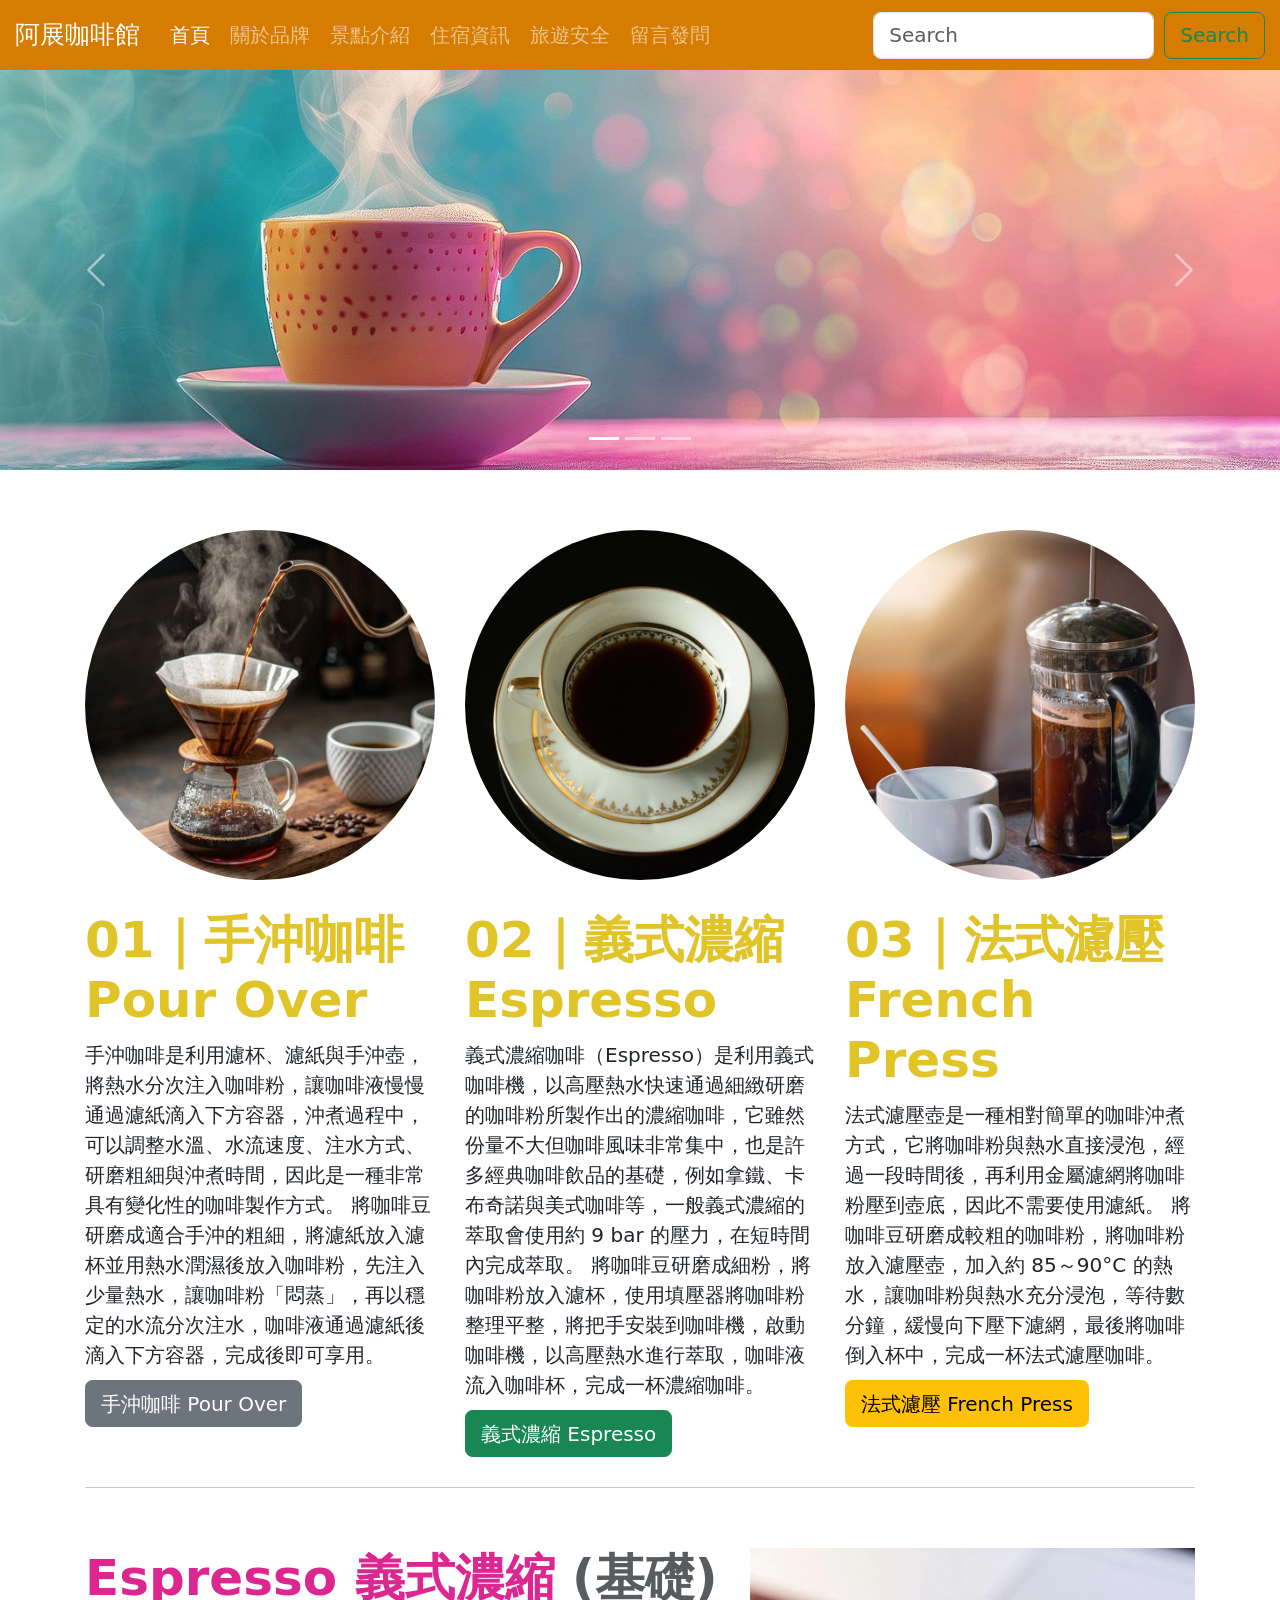
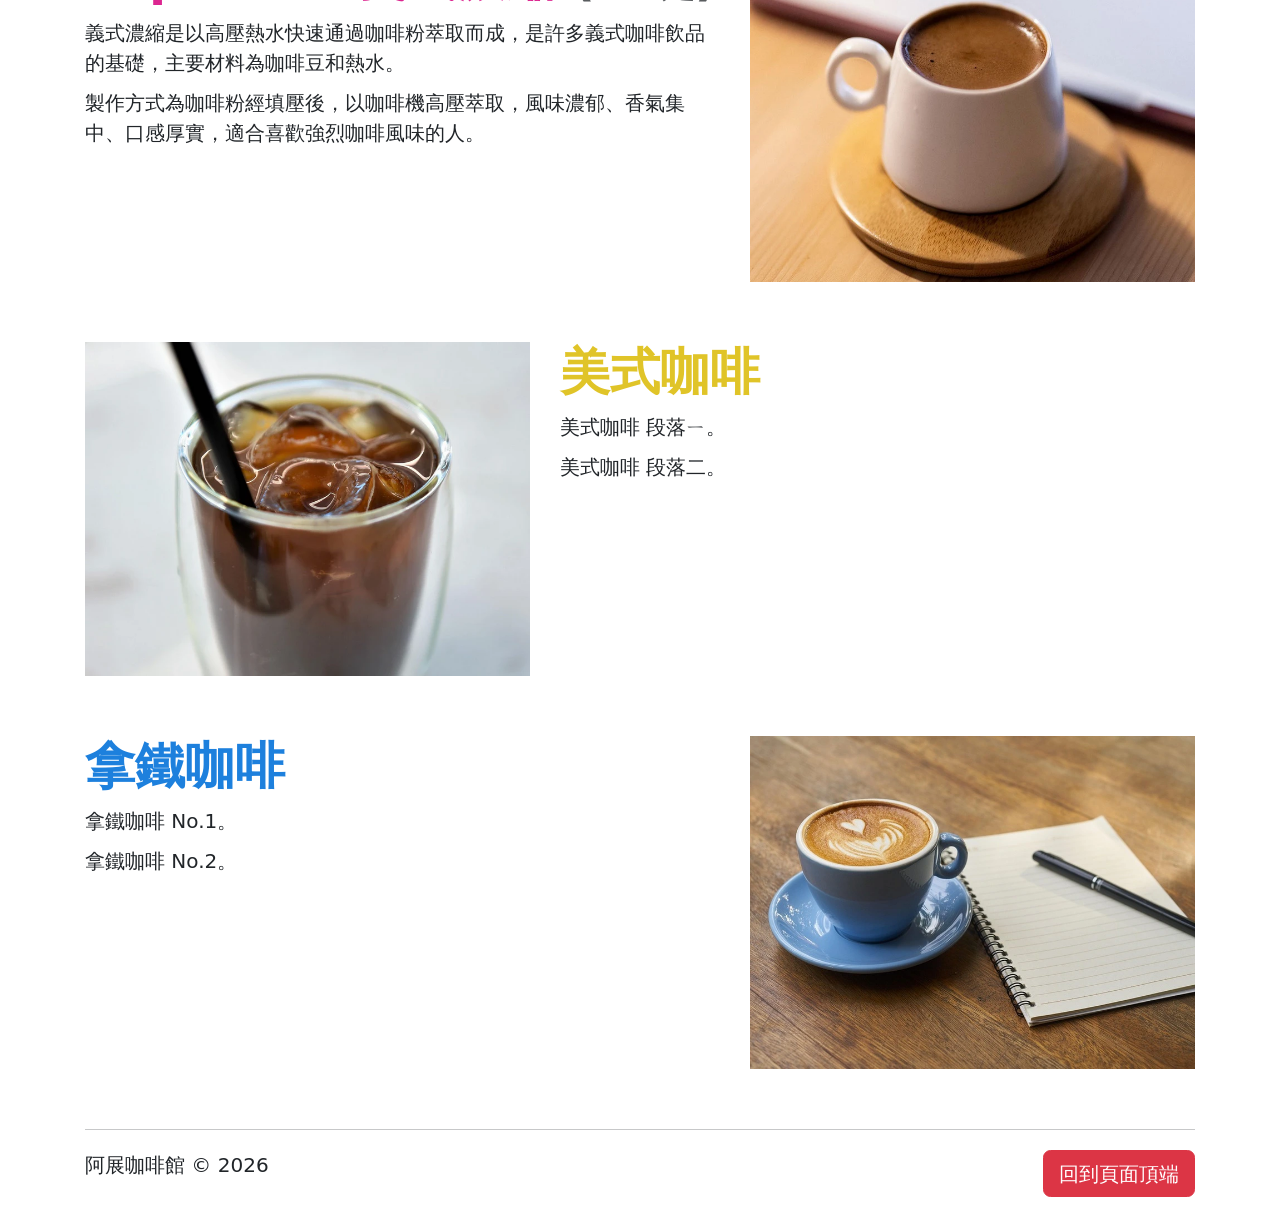
<file: index.html>
<!doctype html>
<!-- 網站所屬地區語言 -->
<html lang="zh-Hant-TW">
  <!-- 檔頭，和SEO有重要關係 -->
  <head>
    <meta charset="utf-8">
    <meta name="viewport" content="width=device-width, initial-scale=1">
    <meta name="author" content="阿展咖啡館">
    <meta name="description" content="認識手沖咖啡、義式濃縮與法式濾壓等咖啡沖煮方式，深入了解經典咖啡飲品特色、製作方法與風味。">
    <meta name="generator" content="Visual Studio Code">
    <meta name="keywords" content="阿展咖啡館, 手沖咖啡, 手沖咖啡製作, 義式濃縮, Espresso, 法式濾壓, French Press, 咖啡沖煮方式, 咖啡製作方法, 美式咖啡, Americano, 拿鐵咖啡, Caffè Latte, 經典咖啡飲品, 咖啡風味, 咖啡沖煮">
    <!-- favicon我的最愛(書籤)圖標 -->

    <link rel="shortcut icon" href="favicon.ico">


    <!-- 網站名稱和網頁名稱 -->
    <title>阿展咖啡館-首頁</title>
    <link href="https://cdn.jsdelivr.net/npm/bootstrap@5.3.8/dist/css/bootstrap.min.css" rel="stylesheet" integrity="sha384-sRIl4kxILFvY47J16cr9ZwB07vP4J8+LH7qKQnuqkuIAvNWLzeN8tE5YBujZqJLB" crossorigin="anonymous">
    <link rel="stylesheet" href="css/custom.css">
  </head>
  <!-- 註冊GA才有追蹤碼，GA會有版本更新的問題，上傳網頁後才能申請 -->

  <body>
   
<header>
  <nav class="navbar navbar-expand-lg bg-dark navbar-dark">
    <div class="container-fluid">
      <a class="navbar-brand" href="index.html">阿展咖啡館</a>
      <button class="navbar-toggler" type="button" data-bs-toggle="collapse" data-bs-target="#navbarSupportedContent" aria-controls="navbarSupportedContent" aria-expanded="false" aria-label="Toggle navigation">
        <span class="navbar-toggler-icon"></span>
      </button>
      <div class="collapse navbar-collapse" id="navbarSupportedContent">
        <ul class="navbar-nav me-auto mb-2 mb-lg-0">
          <li class="nav-item">
            <a class="nav-link active" aria-current="page" href="index.html">首頁</a>
          </li>
          <li class="nav-item">
            <a class="nav-link" href="about.html">關於品牌</a>
          </li>
          <li class="nav-item">
            <a class="nav-link" href="viewpoint.html">景點介紹</a>
          </li>
          <li class="nav-item">
            <a class="nav-link" href="hotel.html">住宿資訊</a>
          </li>
          <li class="nav-item">
            <a class="nav-link" href="safe.html">旅遊安全</a>
          </li>
          <li class="nav-item">
            <a class="nav-link" href="contact.php">留言發問</a>
          </li>
        </ul>
        <form class="d-flex" role="search">
          <input class="form-control me-2" type="search" placeholder="Search" aria-label="Search"/>
          <button class="btn btn-outline-success" type="submit">Search</button>
        </form>
      </div>
    </div>
  </nav>
</header>
<main>
  <div id="carouselExampleIndicators" class="carousel slide">

    <div class="carousel-indicators">
      <button type="button" data-bs-target="#carouselExampleIndicators" data-bs-slide-to="0" class="active" aria-current="true" aria-label="Slide 1"></button>
      <button type="button" data-bs-target="#carouselExampleIndicators" data-bs-slide-to="1" aria-label="Slide 2"></button>
      <button type="button" data-bs-target="#carouselExampleIndicators" data-bs-slide-to="2" aria-label="Slide 3"></button>
    </div>
    <div class="carousel-inner">
      <div class="carousel-item active">
        <img src="images/index/coffee_cup-1.webp" class="d-block w-100" alt="咖啡杯-1" title="咖啡杯-1" aria-label="咖啡杯-1">
      </div>
      <div class="carousel-item">
        <img src="images/index/coffee_cup-2.webp" class="d-block w-100" alt="咖啡杯-2" title="咖啡杯-2" aria-label="咖啡杯-2">
      </div>
      <div class="carousel-item">
        <img src="images/index/coffee_cup-3.webp" class="d-block w-100" alt="咖啡杯-3" title="咖啡杯-3" aria-label="咖啡杯-3">
      </div>
    </div>
    <button class="carousel-control-prev" type="button" data-bs-target="#carouselExampleIndicators" data-bs-slide="prev">
      <span class="carousel-control-prev-icon" aria-hidden="true"></span>
      <span class="visually-hidden">Previous</span>
    </button>
    <button class="carousel-control-next" type="button" data-bs-target="#carouselExampleIndicators" data-bs-slide="next">
      <span class="carousel-control-next-icon" aria-hidden="true"></span>
      <span class="visually-hidden">Next</span>
    </button>
  </div>
  <div class="container">
    <div class="row">
      <div class="col-lg-4 order-md-0 mt-5">
        <a href="https://www.starbucks.com.tw/coffee/how-to-brew/pour-over.jspx" target="_blank"><img src="images/index/2-1_Pour-Over-800x800.webp" class="rounded-circle w-100" alt="手沖咖啡沖煮，以手沖壺均勻注水萃取咖啡，呈現香醇細緻、乾淨飽滿的咖啡風味。" title="2--手沖咖啡沖煮，以手沖壺均勻注水萃取咖啡，呈現香醇細緻、乾淨飽滿的咖啡風味。" aria-label="手沖咖啡沖煮，以手沖壺均勻注水萃取咖啡，呈現香醇細緻、乾淨飽滿的咖啡風味。"></a>
        <div class="card-body mt-4">
          <h2>01｜手沖咖啡 Pour Over</h2>
          <p>手沖咖啡是利用濾杯、濾紙與手沖壺，將熱水分次注入咖啡粉，讓咖啡液慢慢通過濾紙滴入下方容器，沖煮過程中，可以調整水溫、水流速度、注水方式、研磨粗細與沖煮時間，因此是一種非常具有變化性的咖啡製作方式。 將咖啡豆研磨成適合手沖的粗細，將濾紙放入濾杯並用熱水潤濕後放入咖啡粉，先注入少量熱水，讓咖啡粉「悶蒸」，再以穩定的水流分次注水，咖啡液通過濾紙後滴入下方容器，完成後即可享用。</p>
          <p class="text end"><a href="https://www.starbucks.com.tw/coffee/how-to-brew/pour-over.jspx" target="_blank" class="btn btn-secondary" role="botton">手沖咖啡 Pour Over</a></p>
        </div>
      </div>
      <div class="col-lg-4 order-md-1 mt-5">
        <a href="https://www.illy.com.tw/blogs/coffee-knowledge/espresso-coffee-guide" target="_blank"><img src="images/index/2-2_Espresso-800x800.webp" class="rounded-circle w-100" alt="義式濃縮完美萃取濃郁咖啡精華，口感醇厚飽滿、尾韻悠長，展現濃縮咖啡的純正風味。" title="義式濃縮完美萃取濃郁咖啡精華，口感醇厚飽滿、尾韻悠長，展現濃縮咖啡的純正風味。" aria-label="義式濃縮完美萃取濃郁咖啡精華，口感醇厚飽滿、尾韻悠長，展現濃縮咖啡的純正風味。"></a>
        <div class="card-body mt-4">
          <h2>02｜義式濃縮 Espresso</h2>
          <p>義式濃縮咖啡（Espresso）是利用義式咖啡機，以高壓熱水快速通過細緻研磨的咖啡粉所製作出的濃縮咖啡，它雖然份量不大但咖啡風味非常集中，也是許多經典咖啡飲品的基礎，例如拿鐵、卡布奇諾與美式咖啡等，一般義式濃縮的萃取會使用約 9 bar 的壓力，在短時間內完成萃取。 將咖啡豆研磨成細粉，將咖啡粉放入濾杯，使用填壓器將咖啡粉整理平整，將把手安裝到咖啡機，啟動咖啡機，以高壓熱水進行萃取，咖啡液流入咖啡杯，完成一杯濃縮咖啡。</p>
          <p class="text end"><a href="https://www.illy.com.tw/blogs/coffee-knowledge/espresso-coffee-guide" target="_blank" class="btn btn-success" role="botton">義式濃縮 Espresso</a></p>
        </div>
      </div>
      <div class="col-lg-4 order-md-2 mt-5">
        <a href="https://mag.coffeebox.tw/brew/french-press/" target="_blank"><img src="images/index/2-3_French-Press-800x800.webp" class="rounded-circle w-100" alt="法式濾壓透過全浸泡萃取與金屬濾網過濾，保留咖啡天然油脂，帶來濃郁厚實且滑順的獨特口感。" title="1--法式濾壓透過全浸泡萃取與金屬濾網過濾，保留咖啡天然油脂，帶來濃郁厚實且滑順的獨特口感。" aria-label="法式濾壓透過全浸泡萃取與金屬濾網過濾，保留咖啡天然油脂，帶來濃郁厚實且滑順的獨特口感。"></a>
        <div class="card-body mt-4">
          <h2>03｜法式濾壓 French Press</h2>
          <p>法式濾壓壺是一種相對簡單的咖啡沖煮方式，它將咖啡粉與熱水直接浸泡，經過一段時間後，再利用金屬濾網將咖啡粉壓到壺底，因此不需要使用濾紙。 將咖啡豆研磨成較粗的咖啡粉，將咖啡粉放入濾壓壺，加入約 85～90°C 的熱水，讓咖啡粉與熱水充分浸泡，等待數分鐘，緩慢向下壓下濾網，最後將咖啡倒入杯中，完成一杯法式濾壓咖啡。</p>
          <p class="text end"><a href="https://mag.coffeebox.tw/brew/french-press/" target="_blank" class="btn btn-warning" role="botton">法式濾壓 French Press</a></p>
        </div>
      </div>
    </div>
  <hr>
    <div class="row my-5">
    <div class="col-md-7 order-md-0">
      <h2 class="h2-custom-pink">Espresso 義式濃縮 <span class="text-muted">(基礎)</span></h2>
      <p>義式濃縮是以高壓熱水快速通過咖啡粉萃取而成，是許多義式咖啡飲品的基礎，主要材料為咖啡豆和熱水。</p>
      <p>製作方式為咖啡粉經填壓後，以咖啡機高壓萃取，風味濃郁、香氣集中、口感厚實，適合喜歡強烈咖啡風味的人。</p>
    </div>
    <div class="col-md-5 order-md-1">
      <img src="images/index/3-1_Espreso-800x600.webp" class="img-fluid mx-auto" alt="義式濃縮完美萃取濃郁咖啡精華，口感醇厚飽滿、尾韻悠長，展現濃縮咖啡的純正風味。" title="義式濃縮完美萃取濃郁咖啡精華，口感醇厚飽滿、尾韻悠長，展現濃縮咖啡的純正風味。" aria-label="義式濃縮完美萃取濃郁咖啡精華，口感醇厚飽滿、尾韻悠長，展現濃縮咖啡的純正風味。">
    </div>  
    </div>
    <div class="row my-5">
    <div class="col-md-7 order-md-1">
      <h2>美式咖啡</h2>
      <p>美式咖啡 段落ㄧ。</p>
      <p>美式咖啡 段落二。</p>
    </div>
    <div class="col-md-5 order-md-0">
      <img src="images/index/3-2_Americano_800x600.webp" class="img-fluid mx-auto" alt="美式咖啡" title="美式咖啡" aria-label="美式咖啡">
    </div>  
    </div>
    <div class="row my-5">
    <div class="col-md-7">
      <h2 class="h2-custom-blue">拿鐵咖啡</h2>
      <p>拿鐵咖啡 No.1。</p>
      <p>拿鐵咖啡 No.2。</p>
    </div>
    <div class="col-md-5">
      <img src="images/index/3-3_Latte-800x600.webp" class="img-fluid mx-auto" alt="拿鐵咖啡" title="拿鐵咖啡" aria-label="拿鐵咖啡">
    </div>  
    </div>
    <hr>
  </div>
  <footer class="container">
    <p class="float-end"><a href="#top" class="btn btn-danger">回到頁面頂端</a></p>
    <p>阿展咖啡館 &copy; 2026</p>
  </footer>
</main>

    <!-- 9張圖片，6篇文案

    <h1>01｜手沖咖啡 Pour Over</h1>
    <img src="/images/index/2-1_Pour-Over-800x800.webp" alt="coffee title picture">
    <p>☕ 什麼是手沖咖啡？手沖咖啡是利用濾杯、濾紙與手沖壺，將熱水分次注入咖啡粉，讓咖啡液慢慢通過濾紙滴入下方容器。沖煮過程中，可以調整水溫、水流速度、注水方式、研磨粗細與沖煮時間，因此是一種非常具有變化性的咖啡製作方式。</p>

    <p>🔧 基本製作方式
    將咖啡豆研磨成適合手沖的粗細。
    將濾紙放入濾杯並用熱水潤濕。
    放入咖啡粉。
    先注入少量熱水，讓咖啡粉「悶蒸」。
    再以穩定的水流分次注水。
    咖啡液通過濾紙後滴入下方容器。
    完成後即可享用。</p>

    <p>🌸 風味特色
    手沖最大的特色是能夠清楚呈現咖啡豆本身的風味，例如花香、水果、柑橘、堅果或巧克力等。
    口感： 清爽、乾淨、層次豐富
    適合： 喜歡品味咖啡豆細緻風味的人</p>

    <p>https://www.starbucks.com.tw/coffee/how-to-brew/pour-over.jspx?utm_source=chatgpt.com</p>
    
    <br><br>
  
    <h1>02｜義式濃縮 Espresso</h1>
    <img src="/images/index/2-2_Espresso-800x800.webp" alt="coffee title picture">
    <p>☕ 什麼是義式濃縮？
    義式濃縮咖啡（Espresso）是利用義式咖啡機，以高壓熱水快速通過細緻研磨的咖啡粉所製作出的濃縮咖啡。
    它雖然份量不大，但咖啡風味非常集中，也是許多經典咖啡飲品的基礎，例如拿鐵、卡布奇諾與美式咖啡等。
    一般義式濃縮的萃取會使用約 9 bar 的壓力，在短時間內完成萃取。</p>

    <p>🔧 基本製作方式
    將咖啡豆研磨成細粉。
    將咖啡粉放入濾杯。
    使用填壓器將咖啡粉整理平整。
    將把手安裝到咖啡機。
    啟動咖啡機，以高壓熱水進行萃取。
    咖啡液流入咖啡杯。
    完成一杯濃縮咖啡。</p>

    <p>🍫 風味特色
    Espresso 的特色是香氣集中、口感濃郁，表面通常會出現一層細緻的金黃色泡沫，稱為 Crema。
    口感： 濃郁、厚實、香氣強
    適合： 喜歡濃郁咖啡，或想製作拿鐵、美式等咖啡飲品的人</p>

    <p>https://www.illy.com.tw/blogs/coffee-knowledge/espresso-coffee-guide?utm_source=chatgpt.com</p>

    <br><br>

    <h1>03｜法式濾壓 French Press</h1>
    <img src="/images/index/2-3_French-Press-800x800.webp" alt="coffee title picture">
   
    <p>☕ 什麼是法式濾壓？
    法式濾壓壺是一種相對簡單的咖啡沖煮方式。
    它將咖啡粉與熱水直接浸泡，經過一段時間後，再利用金屬濾網將咖啡粉壓到壺底，因此不需要使用濾紙。</p>

    <p>🔧 基本製作方式
    將咖啡豆研磨成較粗的咖啡粉。
    將咖啡粉放入濾壓壺。
    加入約 85～90°C 的熱水。
    讓咖啡粉與熱水充分浸泡。
    等待數分鐘。
    緩慢向下壓下濾網。
    將咖啡倒入杯中。</p>

    <p>🌰 風味特色
    由於沒有濾紙吸收咖啡油脂，因此能保留較多的咖啡油脂與細小顆粒，喝起來通常比手沖更加厚實、濃郁。
    口感： 醇厚、濃郁、滑順
    適合： 喜歡厚實口感，而且想用簡單器具沖咖啡的人</p>

    <p>https://mag.coffeebox.tw/brew/french-press/?utm_source=chatgpt.com</p> -->

    <script src="https://cdn.jsdelivr.net/npm/bootstrap@5.3.8/dist/js/bootstrap.bundle.min.js" integrity="sha384-FKyoEForCGlyvwx9Hj09JcYn3nv7wiPVlz7YYwJrWVcXK/BmnVDxM+D2scQbITxI" crossorigin="anonymous"></script>
  </body>
</html>
</file>
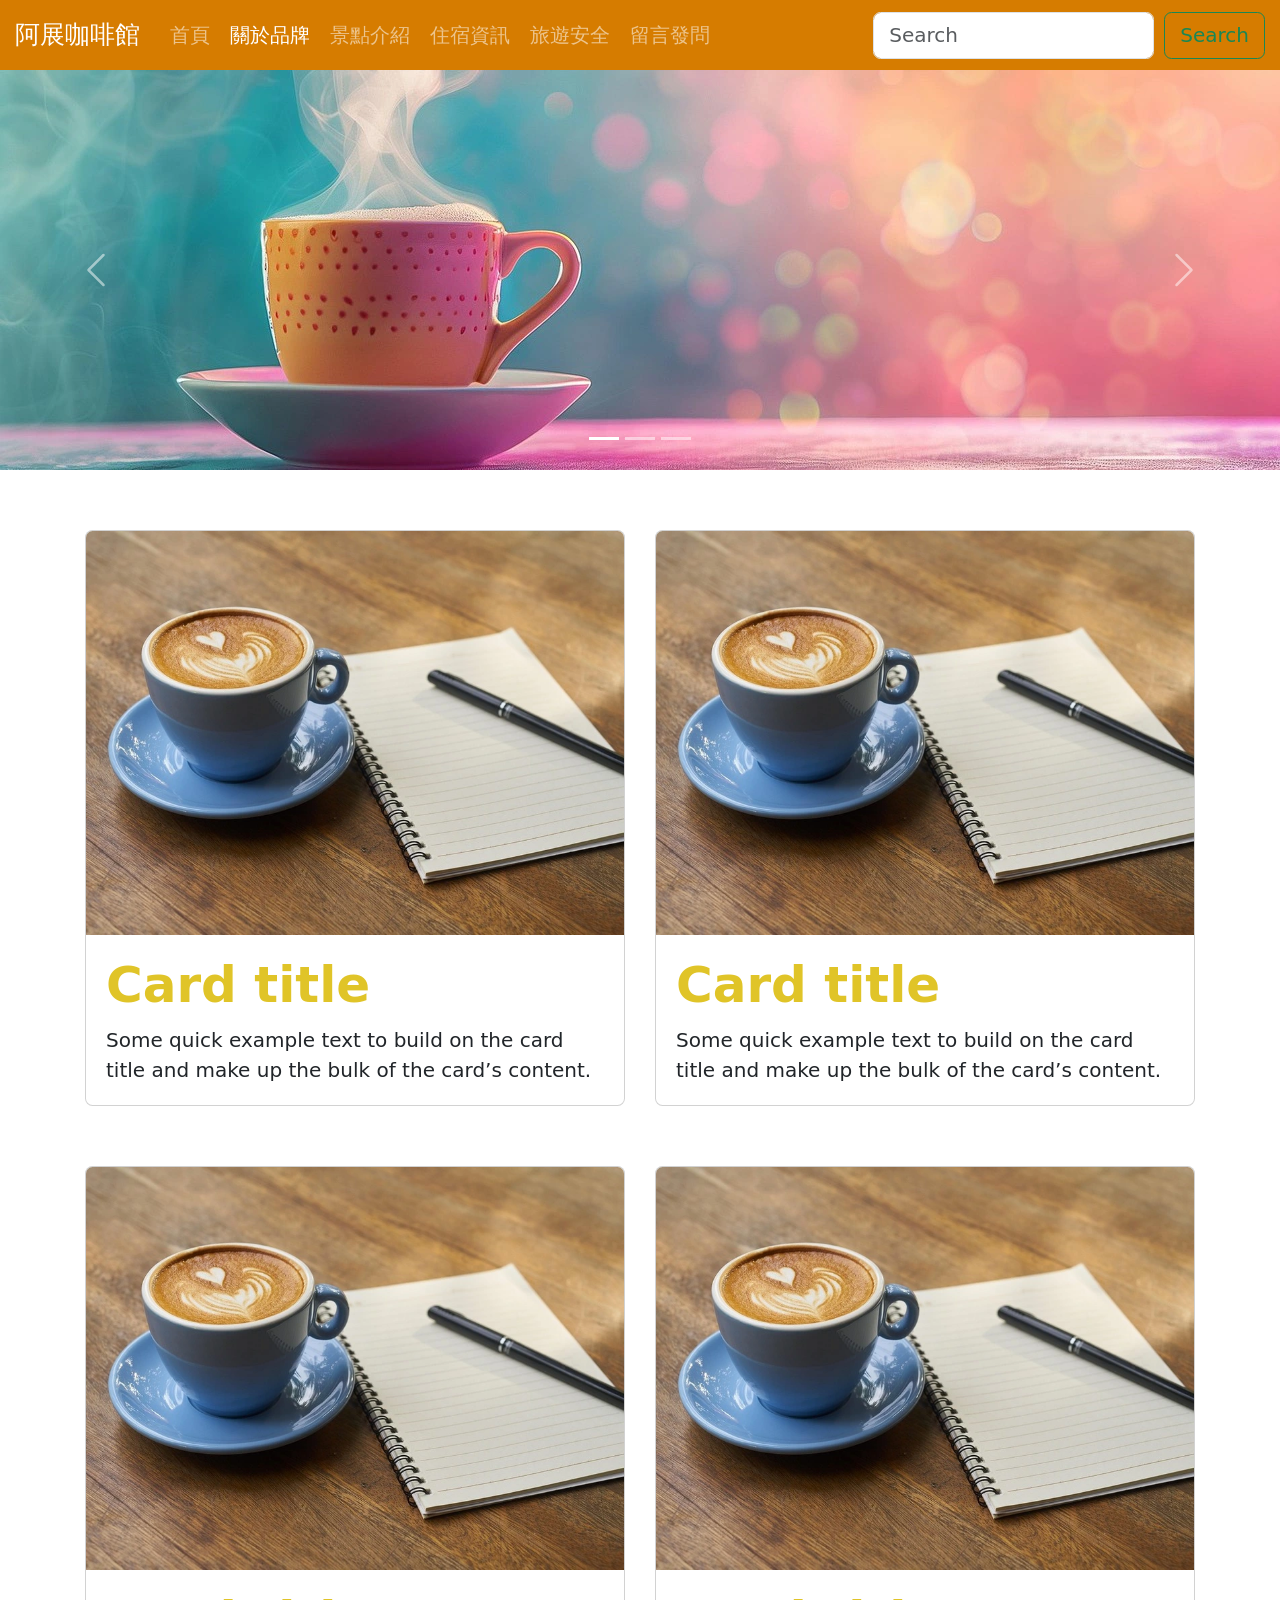
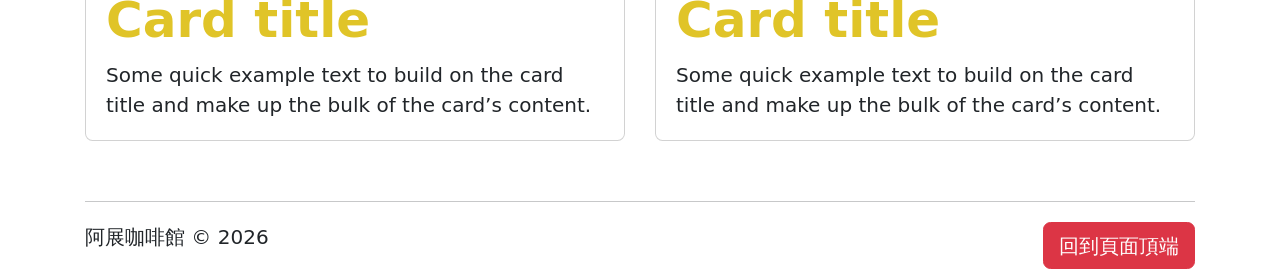
<file: about.html>
<!doctype html>
<!-- 網站所屬地區語言 -->
<html lang="zh-Hant-TW">
  <!-- 檔頭，和SEO有重要關係 -->
  <head>
    <meta charset="utf-8">
    <meta name="viewport" content="width=device-width, initial-scale=1">
    <meta name="author" content="阿展咖啡館">
    <meta name="description" content="認識阿展咖啡館的品牌故事與理念，以舒服、好喝為核心，探索經典咖啡飲品，感受鹿港在地咖啡文化與悠閒生活。">
    <meta name="generator" content="Visual Studio Code">
    <meta name="keywords" content="阿展咖啡館, 鹿港咖啡館, 鹿港咖啡, 鹿港在地咖啡, 獨立咖啡館, 咖啡品牌故事, 咖啡品牌理念, 咖啡文化, 經典咖啡飲品, 式濃縮咖啡, 美式咖啡, 拿鐵咖啡, 舒服好喝的咖啡, 平價咖啡, 鹿港生活, 咖啡生活風格, ">
    <!-- favicon我的最愛(書籤)圖標 -->

    <link rel="shortcut icon" href="favicon.ico">


    <!-- 網站名稱和網頁名稱 -->
    <title>阿展咖啡館-關於品牌</title>
    <link href="https://cdn.jsdelivr.net/npm/bootstrap@5.3.8/dist/css/bootstrap.min.css" rel="stylesheet" integrity="sha384-sRIl4kxILFvY47J16cr9ZwB07vP4J8+LH7qKQnuqkuIAvNWLzeN8tE5YBujZqJLB" crossorigin="anonymous">
    <link rel="stylesheet" href="css/custom.css">
  </head>
  <!-- 註冊GA才有追蹤碼，GA會有版本更新的問題，上傳網頁後才能申請 -->

  <body>
   
<header>
  <nav class="navbar navbar-expand-lg bg-dark navbar-dark">
    <div class="container-fluid">
      <a class="navbar-brand" href="index.html">阿展咖啡館</a>
      <button class="navbar-toggler" type="button" data-bs-toggle="collapse" data-bs-target="#navbarSupportedContent" aria-controls="navbarSupportedContent" aria-expanded="false" aria-label="Toggle navigation">
        <span class="navbar-toggler-icon"></span>
      </button>
      <div class="collapse navbar-collapse" id="navbarSupportedContent">
        <ul class="navbar-nav me-auto mb-2 mb-lg-0">
          <li class="nav-item">
            <a class="nav-link" href="index.html">首頁</a>
          </li>
          <li class="nav-item">
            <a class="nav-link active" aria-current="page" href="about.html">關於品牌</a>
          </li>
          <li class="nav-item">
            <a class="nav-link" href="viewpoint.html">景點介紹</a>
          </li>
          <li class="nav-item">
            <a class="nav-link" href="hotel.html">住宿資訊</a>
          </li>
          <li class="nav-item">
            <a class="nav-link" href="safe.html">旅遊安全</a>
          </li>
          <li class="nav-item">
            <a class="nav-link" href="contact.php">留言發問</a>
          </li>
        </ul>
        <form class="d-flex" role="search">
          <input class="form-control me-2" type="search" placeholder="Search" aria-label="Search"/>
          <button class="btn btn-outline-success" type="submit">Search</button>
        </form>
      </div>
    </div>
  </nav>
</header>
<main>
  <div id="carouselExampleIndicators" class="carousel slide">

    <div class="carousel-indicators">
      <button type="button" data-bs-target="#carouselExampleIndicators" data-bs-slide-to="0" class="active" aria-current="true" aria-label="Slide 1"></button>
      <button type="button" data-bs-target="#carouselExampleIndicators" data-bs-slide-to="1" aria-label="Slide 2"></button>
      <button type="button" data-bs-target="#carouselExampleIndicators" data-bs-slide-to="2" aria-label="Slide 3"></button>
    </div>
    <div class="carousel-inner">
      <div class="carousel-item active">
        <img src="images/index/coffee_cup-1.webp" class="d-block w-100" alt="咖啡杯-1" title="咖啡杯-1" aria-label="咖啡杯-1">
      </div>
      <div class="carousel-item">
        <img src="images/index/coffee_cup-2.webp" class="d-block w-100" alt="咖啡杯-2" title="咖啡杯-2" aria-label="咖啡杯-2">
      </div>
      <div class="carousel-item">
        <img src="images/index/coffee_cup-3.webp" class="d-block w-100" alt="咖啡杯-3" title="咖啡杯-3" aria-label="咖啡杯-3">
      </div>
    </div>
    <button class="carousel-control-prev" type="button" data-bs-target="#carouselExampleIndicators" data-bs-slide="prev">
      <span class="carousel-control-prev-icon" aria-hidden="true"></span>
      <span class="visually-hidden">Previous</span>
    </button>
    <button class="carousel-control-next" type="button" data-bs-target="#carouselExampleIndicators" data-bs-slide="next">
      <span class="carousel-control-next-icon" aria-hidden="true"></span>
      <span class="visually-hidden">Next</span>
    </button>
  </div>
  <div class="container">
    
    <div class="row">
      <div class="col-lg-6">
        <div class="card mt-5">
          <img src="images/index/3-3_Latte-800x600.webp" class="card-img-top" alt="拿鐵咖啡" title="拿鐵咖啡" aria-label="拿鐵咖啡">
          <div class="card-body">
            <h2>Card title</h2>
            <p class="card-text">Some quick example text to build on the card title and make up the bulk of the card’s content.</p>
          </div>
        </div>
      </div>
      <div class="col-lg-6">
        <div class="card mt-5">
          <img src="images/index/3-3_Latte-800x600.webp" class="card-img-top" alt="拿鐵咖啡" title="拿鐵咖啡" aria-label="拿鐵咖啡">
          <div class="card-body">
            <h2>Card title</h2>
            <p class="card-text">Some quick example text to build on the card title and make up the bulk of the card’s content.</p>
          </div>
        </div>

      </div>
    </div>

    <div class="row">
      <div class="col-lg-6">
        <div class="card mt-5">
          <img src="images/index/3-3_Latte-800x600.webp" class="card-img-top" alt="拿鐵咖啡" title="拿鐵咖啡" aria-label="拿鐵咖啡">
          <div class="card-body">
            <h2>Card title</h2>
            <p class="card-text">Some quick example text to build on the card title and make up the bulk of the card’s content.</p>
          </div>
        </div>
      </div>
      <div class="col-lg-6">
        <div class="card mt-5">
          <img src="images/index/3-3_Latte-800x600.webp" class="card-img-top" alt="拿鐵咖啡" title="拿鐵咖啡" aria-label="拿鐵咖啡">
          <div class="card-body">
            <h2>Card title</h2>
            <p class="card-text">Some quick example text to build on the card title and make up the bulk of the card’s content.</p>
          </div>
        </div>

      </div>
    </div>

    <hr class="mt-5 mb-3">
    
  </div>
  <footer class="container">
    <p class="float-end"><a href="#top" class="btn btn-danger">回到頁面頂端</a></p>
    <p>阿展咖啡館 &copy; 2026</p>
  </footer>
</main>

    <!-- 9張圖片，6篇文案

    <h1>01｜手沖咖啡 Pour Over</h1>
    <img src="/images/index/2-1_Pour-Over-800x800.webp" alt="coffee title picture">
    <p>☕ 什麼是手沖咖啡？手沖咖啡是利用濾杯、濾紙與手沖壺，將熱水分次注入咖啡粉，讓咖啡液慢慢通過濾紙滴入下方容器。沖煮過程中，可以調整水溫、水流速度、注水方式、研磨粗細與沖煮時間，因此是一種非常具有變化性的咖啡製作方式。</p>

    <p>🔧 基本製作方式
    將咖啡豆研磨成適合手沖的粗細。
    將濾紙放入濾杯並用熱水潤濕。
    放入咖啡粉。
    先注入少量熱水，讓咖啡粉「悶蒸」。
    再以穩定的水流分次注水。
    咖啡液通過濾紙後滴入下方容器。
    完成後即可享用。</p>

    <p>🌸 風味特色
    手沖最大的特色是能夠清楚呈現咖啡豆本身的風味，例如花香、水果、柑橘、堅果或巧克力等。
    口感： 清爽、乾淨、層次豐富
    適合： 喜歡品味咖啡豆細緻風味的人</p>

    <p>https://www.starbucks.com.tw/coffee/how-to-brew/pour-over.jspx?utm_source=chatgpt.com</p>
    
    <br><br>
  
    <h1>02｜義式濃縮 Espresso</h1>
    <img src="/images/index/2-2_Espresso-800x800.webp" alt="coffee title picture">
    <p>☕ 什麼是義式濃縮？
    義式濃縮咖啡（Espresso）是利用義式咖啡機，以高壓熱水快速通過細緻研磨的咖啡粉所製作出的濃縮咖啡。
    它雖然份量不大，但咖啡風味非常集中，也是許多經典咖啡飲品的基礎，例如拿鐵、卡布奇諾與美式咖啡等。
    一般義式濃縮的萃取會使用約 9 bar 的壓力，在短時間內完成萃取。</p>

    <p>🔧 基本製作方式
    將咖啡豆研磨成細粉。
    將咖啡粉放入濾杯。
    使用填壓器將咖啡粉整理平整。
    將把手安裝到咖啡機。
    啟動咖啡機，以高壓熱水進行萃取。
    咖啡液流入咖啡杯。
    完成一杯濃縮咖啡。</p>

    <p>🍫 風味特色
    Espresso 的特色是香氣集中、口感濃郁，表面通常會出現一層細緻的金黃色泡沫，稱為 Crema。
    口感： 濃郁、厚實、香氣強
    適合： 喜歡濃郁咖啡，或想製作拿鐵、美式等咖啡飲品的人</p>

    <p>https://www.illy.com.tw/blogs/coffee-knowledge/espresso-coffee-guide?utm_source=chatgpt.com</p>

    <br><br>

    <h1>03｜法式濾壓 French Press</h1>
    <img src="/images/index/2-3_French-Press-800x800.webp" alt="coffee title picture">
   
    <p>☕ 什麼是法式濾壓？
    法式濾壓壺是一種相對簡單的咖啡沖煮方式。
    它將咖啡粉與熱水直接浸泡，經過一段時間後，再利用金屬濾網將咖啡粉壓到壺底，因此不需要使用濾紙。</p>

    <p>🔧 基本製作方式
    將咖啡豆研磨成較粗的咖啡粉。
    將咖啡粉放入濾壓壺。
    加入約 85～90°C 的熱水。
    讓咖啡粉與熱水充分浸泡。
    等待數分鐘。
    緩慢向下壓下濾網。
    將咖啡倒入杯中。</p>

    <p>🌰 風味特色
    由於沒有濾紙吸收咖啡油脂，因此能保留較多的咖啡油脂與細小顆粒，喝起來通常比手沖更加厚實、濃郁。
    口感： 醇厚、濃郁、滑順
    適合： 喜歡厚實口感，而且想用簡單器具沖咖啡的人</p>

    <p>https://mag.coffeebox.tw/brew/french-press/?utm_source=chatgpt.com</p> -->

    <script src="https://cdn.jsdelivr.net/npm/bootstrap@5.3.8/dist/js/bootstrap.bundle.min.js" integrity="sha384-FKyoEForCGlyvwx9Hj09JcYn3nv7wiPVlz7YYwJrWVcXK/BmnVDxM+D2scQbITxI" crossorigin="anonymous"></script>
  </body>
</html>
</file>
<file: css/custom.css>
/* html{font-size: 20px;} 改變根元素<html>文字大小 */

/* h1{font-size: 2rem;} */

:root,[data-bs-theme=light]{--bs-dark-rgb:214, 124, 0;}

/* 變更根元素大小 */
html {font-size: 20px;}
/* body {font-family: "微軟正黑體", "Noto Sans TC", sans-serif;} */

/* 標題一級的文字大小 */
h1 {font-size: 2rem;}

/* 標題二級的文字設定，選取器是標籤，影響整體 */
h2 {font-size: 2.5rem;font-weight: 800;color: rgb(224, 196, 40);}

/* 選取器是類別，影響個別，需要手動套用 */
.h2-custom-pink {font-size: 2.5rem;font-weight: 800;color: rgb(220, 38, 144);}

.h2-custom-blue {font-size: 2.5rem;font-weight: 800;color: rgb(29, 128, 221);}

/* 段落間距: 與前段的距離、與後段的距離 */
p {margin-top: 0;margin-bottom: 0.5rem;}
</file>
